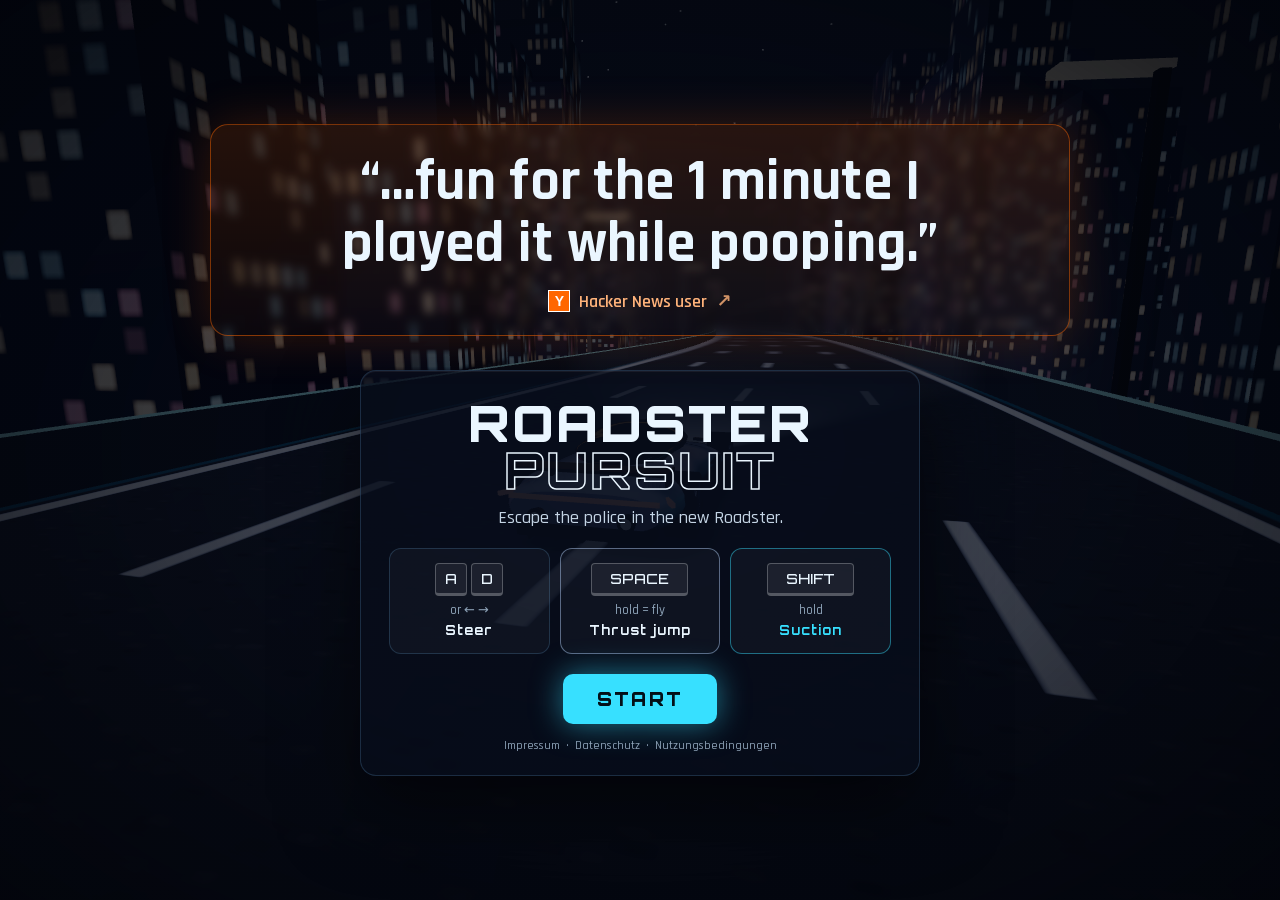
<file: index.html>
<!doctype html>
<html lang="en">
<head>
  <meta charset="utf-8">
  <meta name="viewport" content="width=device-width,initial-scale=1,maximum-scale=1,user-scalable=no,viewport-fit=cover">
  <meta name="mobile-web-app-capable" content="yes">
  <meta name="apple-mobile-web-app-capable" content="yes">
  <meta name="apple-mobile-web-app-status-bar-style" content="black-translucent">
  <meta name="theme-color" content="#05070d">
  <title>Roadster Pursuit</title>
  <meta name="description" content="Escape the police in the new Roadster. Jump with cold-gas thrusters, stick to walls with suction fans. A free browser game for desktop and mobile.">
  <link rel="canonical" href="https://game.konstantinrichter.de/">
  <meta property="og:type" content="website">
  <meta property="og:site_name" content="Roadster Pursuit">
  <meta property="og:url" content="https://game.konstantinrichter.de/">
  <meta property="og:title" content="Roadster Pursuit: escape the police">
  <meta property="og:description" content="Escape the police in the new Roadster. Jump with cold-gas thrusters, stick to walls with suction fans. A free browser game for desktop and mobile.">
  <meta property="og:image" content="https://game.konstantinrichter.de/og-image.jpg">
  <meta property="og:image:type" content="image/jpeg">
  <meta property="og:image:width" content="1200">
  <meta property="og:image:height" content="630">
  <meta property="og:image:alt" content="A white Roadster racing down a neon-lit night highway, with the title Roadster Pursuit">
  <meta name="twitter:card" content="summary_large_image">
  <meta name="twitter:title" content="Roadster Pursuit: escape the police">
  <meta name="twitter:description" content="Escape the police in the new Roadster. Jump with cold-gas thrusters, stick to walls with suction fans. A free browser game for desktop and mobile.">
  <meta name="twitter:image" content="https://game.konstantinrichter.de/og-image.jpg">
  <meta name="twitter:image:alt" content="A white Roadster racing down a neon-lit night highway, with the title Roadster Pursuit">
  <link rel="apple-touch-icon" href="apple-touch-icon.png">
  <!-- Fathom - beautiful, simple website analytics -->
  <script src="https://cdn.usefathom.com/script.js" data-site="VAHJNTSW" defer></script>
  <!-- / Fathom -->
  <link rel="icon" href="data:image/svg+xml,%3Csvg xmlns=%22http://www.w3.org/2000/svg%22 viewBox=%220 0 32 32%22%3E%3Cpath d=%22M2 22 L10 13 L22 12 L30 20 L30 24 L2 24Z%22 fill=%22%23e9edf0%22/%3E%3Crect x=%224%22 y=%2221%22 width=%2224%22 height=%221.5%22 fill=%22%23ff2d4a%22/%3E%3C/svg%3E">
  <link rel="stylesheet" href="fonts/fonts.css">
  <link rel="stylesheet" href="styles.css">
  <script type="importmap">
    { "imports": { "three": "./vendor/three.module.js" } }
  </script>
</head>
<body>
  <canvas id="game"></canvas>

  <div id="hud" class="hidden">
    <div class="hud-top-right panel">
      <div id="hull" class="hull" aria-label="Lives"><i></i><i></i><i></i></div>
    </div>

    <div id="top-stack">
      <div id="warning" class="hidden">
        <div class="warn-chev">&#9650;</div>
        <div id="warn-title"></div>
        <div id="warn-hint"></div>
      </div>
      <div id="popups"></div>
    </div>

    <div id="center-msg"></div>

    <div class="hud-bottom-left panel">
      <div class="meter">
        <div class="label">THRUST <span>PRESSURE</span></div>
        <div class="bar pressure"><i id="m-pressure"></i></div>
      </div>
      <div class="meter">
        <div class="label">SUCTION <span>FANS</span></div>
        <div class="bar fan"><i id="m-fan"></i></div>
      </div>
    </div>

    <div class="hud-bottom-center">
      <div id="speed">0</div>
      <div class="unit">MPH</div>
    </div>

  </div>

  <div id="touch" class="hidden">
    <div id="steer-zone">
      <div class="steer-hint">&#9664; drag to steer &#9654;</div>
      <div id="stick-base"><div id="stick-knob"></div></div>
    </div>
    <div class="touch-right">
      <button data-action="suction" class="t-suction">SUCTION<small>hold</small></button>
      <button data-action="hop" class="t-hop">JUMP<small>hold = fly</small></button>
    </div>
    <div class="touch-top">
      <button data-action="pause" aria-label="Pause">&#10074;&#10074;</button>
      <button data-action="mute" aria-label="Mute">&#9835;</button>
    </div>
  </div>

  <div id="screen-title" class="screen">
    <div class="intro-wrap">
    <a class="hn-quote" href="https://news.ycombinator.com/item?id=50122033" target="_blank" rel="noopener noreferrer"
       aria-label="Read the comment on Hacker News">
      <span class="hn-text">&ldquo;&hellip;fun for the 1&nbsp;minute I played it while pooping.&rdquo;</span>
      <span class="hn-by"><span class="hn-y" aria-hidden="true">Y</span>Hacker News user <span class="hn-arrow" aria-hidden="true">&#8599;</span></span>
    </a>
    <div class="card intro">
      <h1>ROADSTER<br><span>PURSUIT</span></h1>
      <p class="lead">Escape the police in the new Roadster.</p>
      <div class="howto">
        <div class="how"><div class="keys"><kbd>A</kbd><kbd>D</kbd></div><div class="or">or &larr; &rarr;</div><b>Steer</b></div>
        <div class="how jump"><div class="keys"><kbd class="wide">SPACE</kbd></div><div class="or">hold = fly</div><b>Thrust jump</b></div>
        <div class="how suck"><div class="keys"><kbd class="wide">SHIFT</kbd></div><div class="or">hold</div><b>Suction</b></div>
      </div>
      <button id="btn-start" class="cta">START</button>
      <nav class="legal-links" aria-label="Rechtliches">
        <a href="impressum.html">Impressum</a><span>·</span><a href="datenschutz.html">Datenschutz</a><span>·</span><a href="nutzungsbedingungen.html">Nutzungsbedingungen</a>
      </nav>
    </div>
    </div>
  </div>

  <div id="screen-pause" class="screen hidden">
    <div class="card small-card">
      <h2>PAUSED</h2>
      <button id="btn-resume" class="cta">RESUME</button>
      <div class="foot">P / Esc to resume</div>
    </div>
  </div>

  <div id="screen-over" class="screen hidden">
    <div class="layout">
      <div class="card">
        <div class="kicker">Run over</div>
        <h2 id="over-title">BUSTED</h2>
        <div class="final-score" id="over-score">0</div>
        <div id="over-best" class="best"></div>
        <div class="stats">
          <div><b id="st-dist">0</b><span>km</span></div>
          <div><b id="st-escapes">0</b><span>escapes</span></div>
          <div><b id="st-takedowns">0</b><span>takedowns</span></div>
          <div><b id="st-near">0</b><span>near misses</span></div>
        </div>
        <form id="submit-form" class="submit" autocomplete="off">
          <div class="submit-q">Put your nickname and score on the leaderboard?</div>
          <div class="submit-row">
            <input id="nick" maxlength="16" placeholder="Nickname" spellcheck="false" aria-label="Nickname">
            <button type="submit" class="cta small">YES, SUBMIT</button>
            <button type="button" id="btn-skip" class="ghost">No thanks</button>
          </div>
          <div id="submit-msg" class="submit-msg"></div>
        </form>
        <button id="btn-restart" class="cta">RUN AGAIN</button>
        <div class="foot">Enter to restart</div>
      </div>
      <div class="card board-card">
        <div class="kicker">Leaderboard</div>
        <ol id="board-over" class="board"><li class="muted">Loading…</li></ol>
      </div>
    </div>
  </div>

  <div id="rotate">
    <div class="rotate-phone"></div>
    <div class="rotate-text">Turn your phone upright</div>
    <div class="rotate-sub">Roadster Pursuit plays in portrait</div>
  </div>

  <div id="flash"></div>

  <script type="module" src="src/main.js"></script>
</body>
</html>
</file>
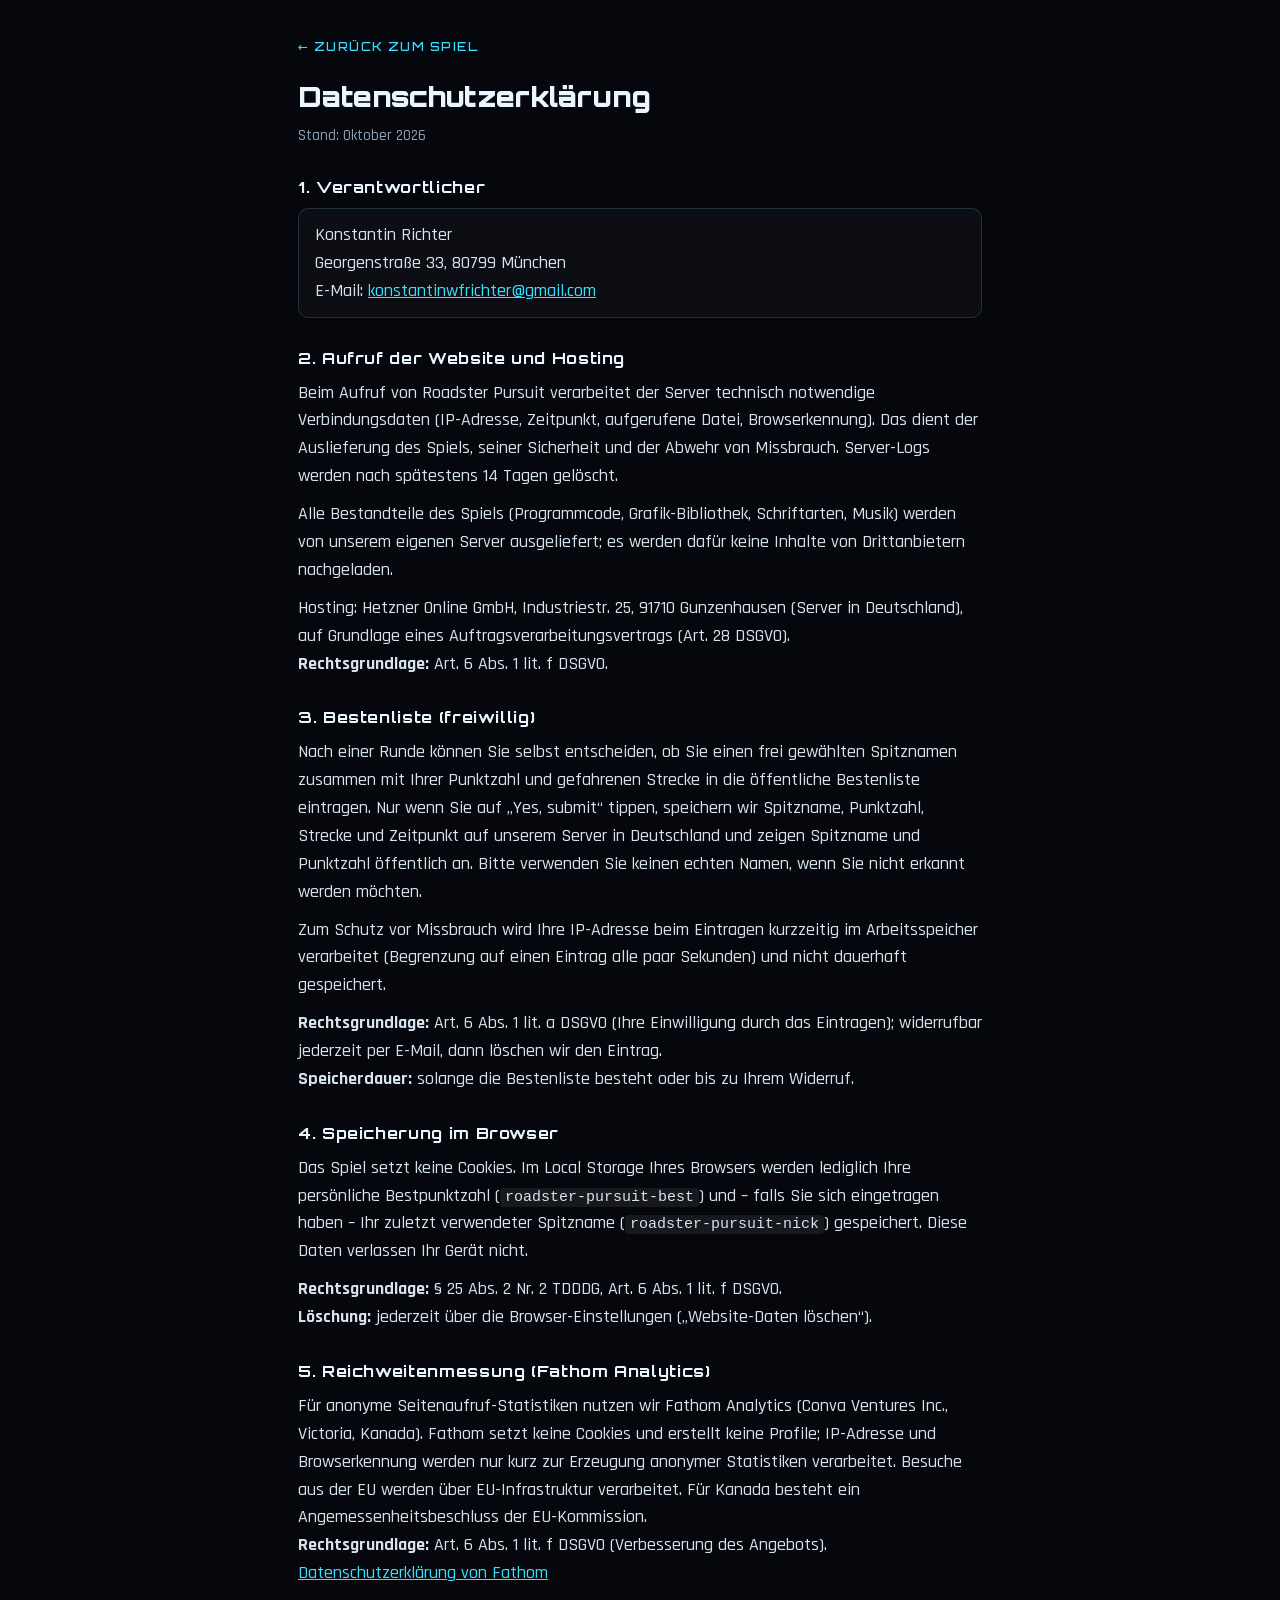
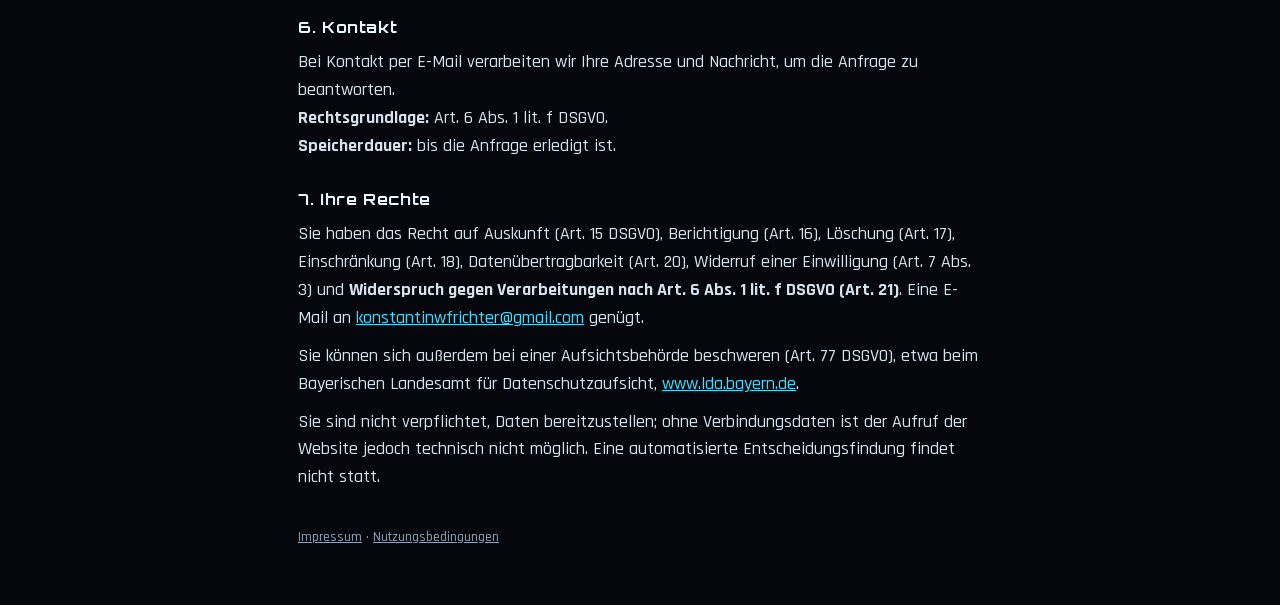
<file: datenschutz.html>
<!doctype html>
<html lang="de">
<head>
  <meta charset="utf-8">
  <meta name="viewport" content="width=device-width,initial-scale=1">
  <title>Datenschutzerklärung – Roadster Pursuit</title>
  <meta name="robots" content="noindex">
  <link rel="stylesheet" href="legal.css">
</head>
<body>
  <main>
    <a class="back" href="./">&larr; ZURÜCK ZUM SPIEL</a>
    <h1>Datenschutzerklärung</h1>
    <p class="stand">Stand: Oktober 2026</p>

    <h2>1. Verantwortlicher</h2>
    <div class="box">
      <p>Konstantin Richter</p>
      <p>Georgenstraße 33, 80799 München</p>
      <p>E-Mail: <a href="mailto:konstantinwfrichter@gmail.com">konstantinwfrichter@gmail.com</a></p>
    </div>

    <h2>2. Aufruf der Website und Hosting</h2>
    <p>Beim Aufruf von Roadster Pursuit verarbeitet der Server technisch notwendige Verbindungsdaten (IP-Adresse, Zeitpunkt, aufgerufene Datei, Browserkennung). Das dient der Auslieferung des Spiels, seiner Sicherheit und der Abwehr von Missbrauch. Server-Logs werden nach spätestens 14 Tagen gelöscht.</p>
    <p>Alle Bestandteile des Spiels (Programmcode, Grafik-Bibliothek, Schriftarten, Musik) werden von unserem eigenen Server ausgeliefert; es werden dafür keine Inhalte von Drittanbietern nachgeladen.</p>
    <p>Hosting: Hetzner Online GmbH, Industriestr. 25, 91710 Gunzenhausen (Server in Deutschland), auf Grundlage eines Auftragsverarbeitungsvertrags (Art. 28 DSGVO).<br>
    <strong>Rechtsgrundlage:</strong> Art. 6 Abs. 1 lit. f DSGVO.</p>

    <h2>3. Bestenliste (freiwillig)</h2>
    <p>Nach einer Runde können Sie selbst entscheiden, ob Sie einen frei gewählten Spitznamen zusammen mit Ihrer Punktzahl und gefahrenen Strecke in die öffentliche Bestenliste eintragen. Nur wenn Sie auf „Yes, submit“ tippen, speichern wir Spitzname, Punktzahl, Strecke und Zeitpunkt auf unserem Server in Deutschland und zeigen Spitzname und Punktzahl öffentlich an. Bitte verwenden Sie keinen echten Namen, wenn Sie nicht erkannt werden möchten.</p>
    <p>Zum Schutz vor Missbrauch wird Ihre IP-Adresse beim Eintragen kurzzeitig im Arbeitsspeicher verarbeitet (Begrenzung auf einen Eintrag alle paar Sekunden) und nicht dauerhaft gespeichert.</p>
    <p><strong>Rechtsgrundlage:</strong> Art. 6 Abs. 1 lit. a DSGVO (Ihre Einwilligung durch das Eintragen); widerrufbar jederzeit per E-Mail, dann löschen wir den Eintrag.<br>
    <strong>Speicherdauer:</strong> solange die Bestenliste besteht oder bis zu Ihrem Widerruf.</p>

    <h2>4. Speicherung im Browser</h2>
    <p>Das Spiel setzt keine Cookies. Im Local Storage Ihres Browsers werden lediglich Ihre persönliche Bestpunktzahl (<code>roadster-pursuit-best</code>) und – falls Sie sich eingetragen haben – Ihr zuletzt verwendeter Spitzname (<code>roadster-pursuit-nick</code>) gespeichert. Diese Daten verlassen Ihr Gerät nicht.</p>
    <p><strong>Rechtsgrundlage:</strong> § 25 Abs. 2 Nr. 2 TDDDG, Art. 6 Abs. 1 lit. f DSGVO.<br>
    <strong>Löschung:</strong> jederzeit über die Browser-Einstellungen („Website-Daten löschen“).</p>

    <h2>5. Reichweitenmessung (Fathom Analytics)</h2>
    <p>Für anonyme Seitenaufruf-Statistiken nutzen wir Fathom Analytics (Conva Ventures Inc., Victoria, Kanada). Fathom setzt keine Cookies und erstellt keine Profile; IP-Adresse und Browserkennung werden nur kurz zur Erzeugung anonymer Statistiken verarbeitet. Besuche aus der EU werden über EU-Infrastruktur verarbeitet. Für Kanada besteht ein Angemessenheitsbeschluss der EU-Kommission.<br>
    <strong>Rechtsgrundlage:</strong> Art. 6 Abs. 1 lit. f DSGVO (Verbesserung des Angebots).<br>
    <a href="https://usefathom.com/privacy" rel="noopener noreferrer" target="_blank">Datenschutzerklärung von Fathom</a></p>

    <h2>6. Kontakt</h2>
    <p>Bei Kontakt per E-Mail verarbeiten wir Ihre Adresse und Nachricht, um die Anfrage zu beantworten.<br>
    <strong>Rechtsgrundlage:</strong> Art. 6 Abs. 1 lit. f DSGVO.<br>
    <strong>Speicherdauer:</strong> bis die Anfrage erledigt ist.</p>

    <h2>7. Ihre Rechte</h2>
    <p>Sie haben das Recht auf Auskunft (Art. 15 DSGVO), Berichtigung (Art. 16), Löschung (Art. 17), Einschränkung (Art. 18), Datenübertragbarkeit (Art. 20), Widerruf einer Einwilligung (Art. 7 Abs. 3) und <strong>Widerspruch gegen Verarbeitungen nach Art. 6 Abs. 1 lit. f DSGVO (Art. 21)</strong>. Eine E-Mail an <a href="mailto:konstantinwfrichter@gmail.com">konstantinwfrichter@gmail.com</a> genügt.</p>
    <p>Sie können sich außerdem bei einer Aufsichtsbehörde beschweren (Art. 77 DSGVO), etwa beim Bayerischen Landesamt für Datenschutzaufsicht, <a href="https://www.lda.bayern.de" rel="noopener noreferrer" target="_blank">www.lda.bayern.de</a>.</p>
    <p>Sie sind nicht verpflichtet, Daten bereitzustellen; ohne Verbindungsdaten ist der Aufruf der Website jedoch technisch nicht möglich. Eine automatisierte Entscheidungsfindung findet nicht statt.</p>

    <footer><a href="impressum.html">Impressum</a> · <a href="nutzungsbedingungen.html">Nutzungsbedingungen</a></footer>
  </main>
</body>
</html>
</file>
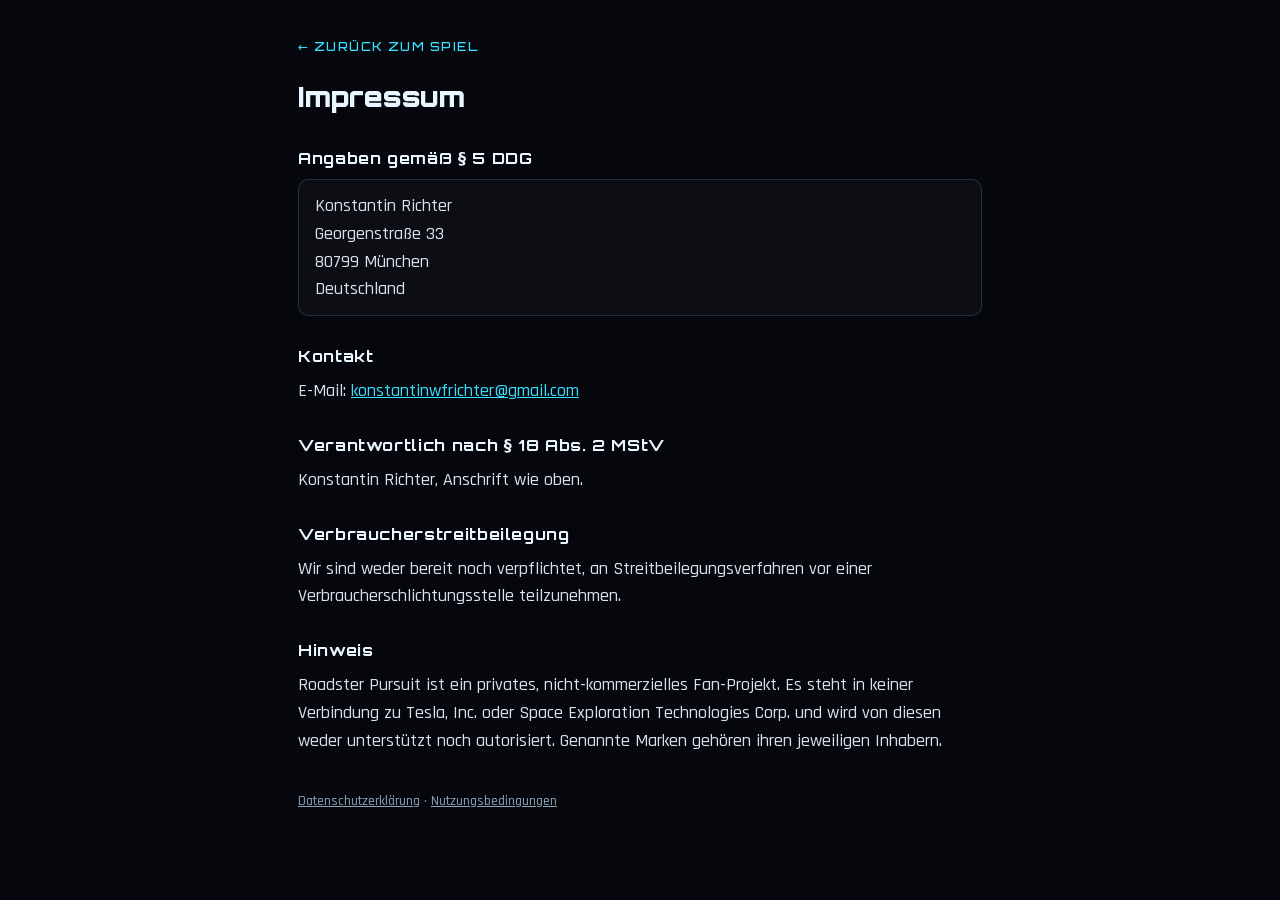
<file: impressum.html>
<!doctype html>
<html lang="de">
<head>
  <meta charset="utf-8">
  <meta name="viewport" content="width=device-width,initial-scale=1">
  <title>Impressum – Roadster Pursuit</title>
  <meta name="robots" content="noindex">
  <link rel="stylesheet" href="legal.css">
</head>
<body>
  <main>
    <a class="back" href="./">&larr; ZURÜCK ZUM SPIEL</a>
    <h1>Impressum</h1>

    <h2>Angaben gemäß § 5 DDG</h2>
    <div class="box">
      <p>Konstantin Richter</p>
      <p>Georgenstraße 33</p>
      <p>80799 München</p>
      <p>Deutschland</p>
    </div>

    <h2>Kontakt</h2>
    <p>E-Mail: <a href="mailto:konstantinwfrichter@gmail.com">konstantinwfrichter@gmail.com</a></p>

    <h2>Verantwortlich nach § 18 Abs. 2 MStV</h2>
    <p>Konstantin Richter, Anschrift wie oben.</p>

    <h2>Verbraucherstreitbeilegung</h2>
    <p>Wir sind weder bereit noch verpflichtet, an Streitbeilegungsverfahren vor einer Verbraucherschlichtungsstelle teilzunehmen.</p>

    <h2>Hinweis</h2>
    <p>Roadster Pursuit ist ein privates, nicht-kommerzielles Fan-Projekt. Es steht in keiner Verbindung zu Tesla, Inc. oder Space Exploration Technologies Corp. und wird von diesen weder unterstützt noch autorisiert. Genannte Marken gehören ihren jeweiligen Inhabern.</p>

    <footer><a href="datenschutz.html">Datenschutzerklärung</a> · <a href="nutzungsbedingungen.html">Nutzungsbedingungen</a></footer>
  </main>
</body>
</html>
</file>
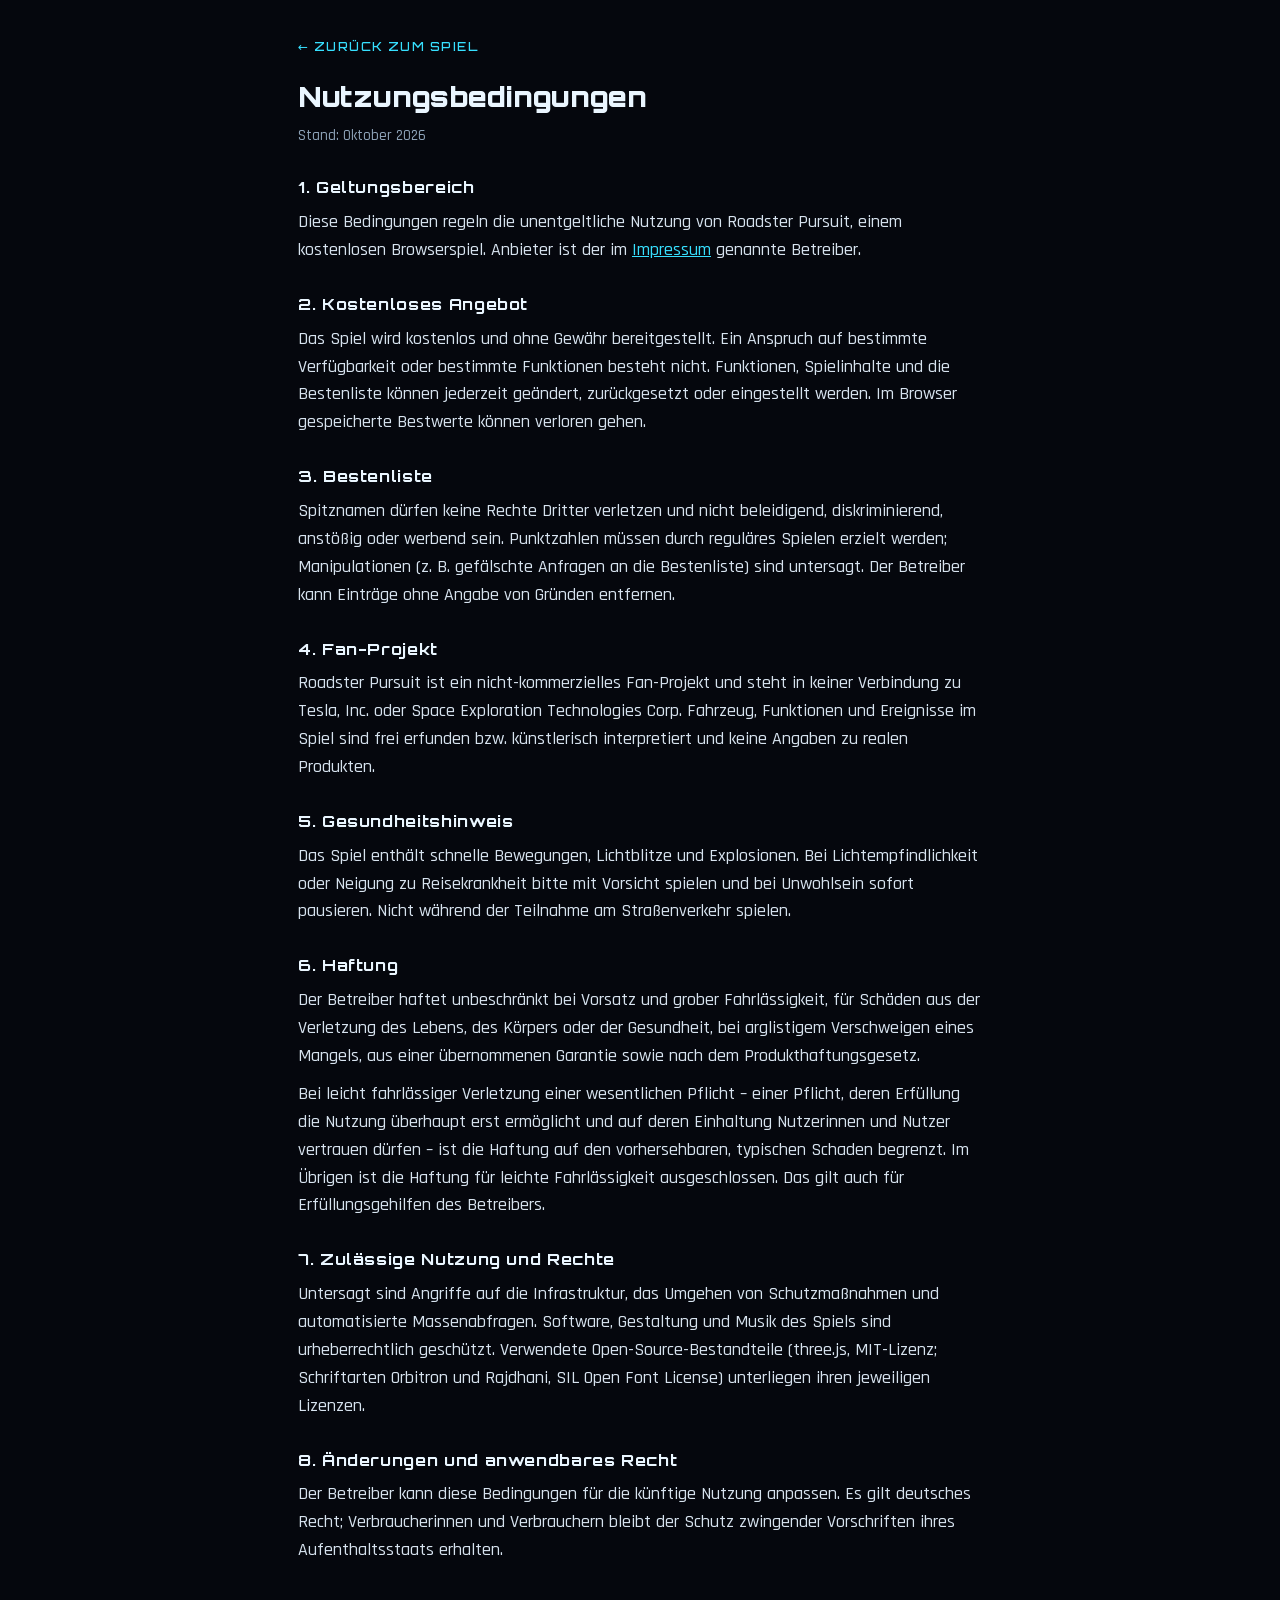
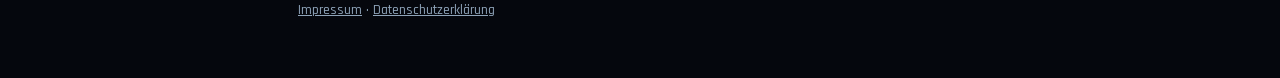
<file: nutzungsbedingungen.html>
<!doctype html>
<html lang="de">
<head>
  <meta charset="utf-8">
  <meta name="viewport" content="width=device-width,initial-scale=1">
  <title>Nutzungsbedingungen – Roadster Pursuit</title>
  <meta name="robots" content="noindex">
  <link rel="stylesheet" href="legal.css">
</head>
<body>
  <main>
    <a class="back" href="./">&larr; ZURÜCK ZUM SPIEL</a>
    <h1>Nutzungsbedingungen</h1>
    <p class="stand">Stand: Oktober 2026</p>

    <h2>1. Geltungsbereich</h2>
    <p>Diese Bedingungen regeln die unentgeltliche Nutzung von Roadster Pursuit, einem kostenlosen Browserspiel. Anbieter ist der im <a href="impressum.html">Impressum</a> genannte Betreiber.</p>

    <h2>2. Kostenloses Angebot</h2>
    <p>Das Spiel wird kostenlos und ohne Gewähr bereitgestellt. Ein Anspruch auf bestimmte Verfügbarkeit oder bestimmte Funktionen besteht nicht. Funktionen, Spielinhalte und die Bestenliste können jederzeit geändert, zurückgesetzt oder eingestellt werden. Im Browser gespeicherte Bestwerte können verloren gehen.</p>

    <h2>3. Bestenliste</h2>
    <p>Spitznamen dürfen keine Rechte Dritter verletzen und nicht beleidigend, diskriminierend, anstößig oder werbend sein. Punktzahlen müssen durch reguläres Spielen erzielt werden; Manipulationen (z.&nbsp;B. gefälschte Anfragen an die Bestenliste) sind untersagt. Der Betreiber kann Einträge ohne Angabe von Gründen entfernen.</p>

    <h2>4. Fan-Projekt</h2>
    <p>Roadster Pursuit ist ein nicht-kommerzielles Fan-Projekt und steht in keiner Verbindung zu Tesla, Inc. oder Space Exploration Technologies Corp. Fahrzeug, Funktionen und Ereignisse im Spiel sind frei erfunden bzw. künstlerisch interpretiert und keine Angaben zu realen Produkten.</p>

    <h2>5. Gesundheitshinweis</h2>
    <p>Das Spiel enthält schnelle Bewegungen, Lichtblitze und Explosionen. Bei Lichtempfindlichkeit oder Neigung zu Reisekrankheit bitte mit Vorsicht spielen und bei Unwohlsein sofort pausieren. Nicht während der Teilnahme am Straßenverkehr spielen.</p>

    <h2>6. Haftung</h2>
    <p>Der Betreiber haftet unbeschränkt bei Vorsatz und grober Fahrlässigkeit, für Schäden aus der Verletzung des Lebens, des Körpers oder der Gesundheit, bei arglistigem Verschweigen eines Mangels, aus einer übernommenen Garantie sowie nach dem Produkthaftungsgesetz.</p>
    <p>Bei leicht fahrlässiger Verletzung einer wesentlichen Pflicht – einer Pflicht, deren Erfüllung die Nutzung überhaupt erst ermöglicht und auf deren Einhaltung Nutzerinnen und Nutzer vertrauen dürfen – ist die Haftung auf den vorhersehbaren, typischen Schaden begrenzt. Im Übrigen ist die Haftung für leichte Fahrlässigkeit ausgeschlossen. Das gilt auch für Erfüllungsgehilfen des Betreibers.</p>

    <h2>7. Zulässige Nutzung und Rechte</h2>
    <p>Untersagt sind Angriffe auf die Infrastruktur, das Umgehen von Schutzmaßnahmen und automatisierte Massenabfragen. Software, Gestaltung und Musik des Spiels sind urheberrechtlich geschützt. Verwendete Open-Source-Bestandteile (three.js, MIT-Lizenz; Schriftarten Orbitron und Rajdhani, SIL Open Font License) unterliegen ihren jeweiligen Lizenzen.</p>

    <h2>8. Änderungen und anwendbares Recht</h2>
    <p>Der Betreiber kann diese Bedingungen für die künftige Nutzung anpassen. Es gilt deutsches Recht; Verbraucherinnen und Verbrauchern bleibt der Schutz zwingender Vorschriften ihres Aufenthaltsstaats erhalten.</p>

    <footer><a href="impressum.html">Impressum</a> · <a href="datenschutz.html">Datenschutzerklärung</a></footer>
  </main>
</body>
</html>
</file>
<file: fonts/fonts.css>
/* Orbitron & Rajdhani (SIL Open Font License), self-hosted: latin + latin-ext subsets */
@font-face {
  font-family: 'Orbitron';
  font-style: normal;
  font-weight: 500;
  font-display: swap;
  src: url(orbitron-500-latin.woff2) format('woff2');
  unicode-range: U+0000-00FF, U+0131, U+0152-0153, U+02BB-02BC, U+02C6, U+02DA, U+02DC, U+0304, U+0308, U+0329, U+2000-206F, U+20AC, U+2122, U+2191, U+2193, U+2212, U+2215, U+FEFF, U+FFFD;
}
@font-face {
  font-family: 'Orbitron';
  font-style: normal;
  font-weight: 700;
  font-display: swap;
  src: url(orbitron-700-latin.woff2) format('woff2');
  unicode-range: U+0000-00FF, U+0131, U+0152-0153, U+02BB-02BC, U+02C6, U+02DA, U+02DC, U+0304, U+0308, U+0329, U+2000-206F, U+20AC, U+2122, U+2191, U+2193, U+2212, U+2215, U+FEFF, U+FFFD;
}
@font-face {
  font-family: 'Orbitron';
  font-style: normal;
  font-weight: 900;
  font-display: swap;
  src: url(orbitron-900-latin.woff2) format('woff2');
  unicode-range: U+0000-00FF, U+0131, U+0152-0153, U+02BB-02BC, U+02C6, U+02DA, U+02DC, U+0304, U+0308, U+0329, U+2000-206F, U+20AC, U+2122, U+2191, U+2193, U+2212, U+2215, U+FEFF, U+FFFD;
}
@font-face {
  font-family: 'Rajdhani';
  font-style: normal;
  font-weight: 500;
  font-display: swap;
  src: url(rajdhani-500-latin-ext.woff2) format('woff2');
  unicode-range: U+0100-02BA, U+02BD-02C5, U+02C7-02CC, U+02CE-02D7, U+02DD-02FF, U+0304, U+0308, U+0329, U+1D00-1DBF, U+1E00-1E9F, U+1EF2-1EFF, U+2020, U+20A0-20AB, U+20AD-20C4, U+2113, U+2C60-2C7F, U+A720-A7FF;
}
@font-face {
  font-family: 'Rajdhani';
  font-style: normal;
  font-weight: 500;
  font-display: swap;
  src: url(rajdhani-500-latin.woff2) format('woff2');
  unicode-range: U+0000-00FF, U+0131, U+0152-0153, U+02BB-02BC, U+02C6, U+02DA, U+02DC, U+0304, U+0308, U+0329, U+2000-206F, U+20AC, U+2122, U+2191, U+2193, U+2212, U+2215, U+FEFF, U+FFFD;
}
@font-face {
  font-family: 'Rajdhani';
  font-style: normal;
  font-weight: 600;
  font-display: swap;
  src: url(rajdhani-600-latin-ext.woff2) format('woff2');
  unicode-range: U+0100-02BA, U+02BD-02C5, U+02C7-02CC, U+02CE-02D7, U+02DD-02FF, U+0304, U+0308, U+0329, U+1D00-1DBF, U+1E00-1E9F, U+1EF2-1EFF, U+2020, U+20A0-20AB, U+20AD-20C4, U+2113, U+2C60-2C7F, U+A720-A7FF;
}
@font-face {
  font-family: 'Rajdhani';
  font-style: normal;
  font-weight: 600;
  font-display: swap;
  src: url(rajdhani-600-latin.woff2) format('woff2');
  unicode-range: U+0000-00FF, U+0131, U+0152-0153, U+02BB-02BC, U+02C6, U+02DA, U+02DC, U+0304, U+0308, U+0329, U+2000-206F, U+20AC, U+2122, U+2191, U+2193, U+2212, U+2215, U+FEFF, U+FFFD;
}
@font-face {
  font-family: 'Rajdhani';
  font-style: normal;
  font-weight: 700;
  font-display: swap;
  src: url(rajdhani-700-latin-ext.woff2) format('woff2');
  unicode-range: U+0100-02BA, U+02BD-02C5, U+02C7-02CC, U+02CE-02D7, U+02DD-02FF, U+0304, U+0308, U+0329, U+1D00-1DBF, U+1E00-1E9F, U+1EF2-1EFF, U+2020, U+20A0-20AB, U+20AD-20C4, U+2113, U+2C60-2C7F, U+A720-A7FF;
}
@font-face {
  font-family: 'Rajdhani';
  font-style: normal;
  font-weight: 700;
  font-display: swap;
  src: url(rajdhani-700-latin.woff2) format('woff2');
  unicode-range: U+0000-00FF, U+0131, U+0152-0153, U+02BB-02BC, U+02C6, U+02DA, U+02DC, U+0304, U+0308, U+0329, U+2000-206F, U+20AC, U+2122, U+2191, U+2193, U+2212, U+2215, U+FEFF, U+FFFD;
}
</file>
<file: styles.css>
:root {
  --ink: #eaf6ff;
  --dim: #8ea3b8;
  --cyan: #37e0ff;
  --red: #ff2d4a;
  --amber: #ffb02e;
  --glass: rgba(8, 14, 26, 0.55);
  --line: rgba(120, 200, 255, 0.18);
  --display: 'Orbitron', system-ui, sans-serif;
  --text: 'Rajdhani', system-ui, sans-serif;
}

* { box-sizing: border-box; margin: 0; padding: 0; }

html, body {
  width: 100%;
  height: 100%;
  overflow: hidden;
  background: #05070d;
  color: var(--ink);
  font-family: var(--text);
  user-select: none;
  -webkit-user-select: none;
  touch-action: none;
}

#game { position: fixed; inset: 0; width: 100%; height: 100%; display: block; }

.hidden { display: none !important; }

/* ---------- HUD ---------- */
#hud { position: fixed; inset: 0; pointer-events: none; }

.panel {
  position: absolute;
  background: var(--glass);
  border: 1px solid var(--line);
  border-radius: 10px;
  padding: 10px 14px;
  backdrop-filter: blur(6px);
  -webkit-backdrop-filter: blur(6px);
}

.label {
  font-family: var(--display);
  font-size: 10px;
  letter-spacing: 0.18em;
  color: var(--dim);
}
.label span { color: var(--ink); opacity: 0.6; }
.label .key {
  display: inline-block;
  border: 1px solid var(--dim);
  border-radius: 3px;
  padding: 0 4px;
  margin-left: 4px;
}

.big { font-family: var(--display); font-size: 28px; font-weight: 700; line-height: 1.1; font-variant-numeric: tabular-nums; }
.small { font-size: 15px; color: var(--dim); font-weight: 600; }

.hud-top-left { top: 16px; left: 16px; min-width: 150px; }
.hud-top-right { top: 18px; right: 18px; padding: 12px 18px; }

.hull { display: flex; gap: 8px; justify-content: flex-end; }
.hull i {
  display: block; width: 32px; height: 29px;
  background: #ff2d55;
  -webkit-mask: url("data:image/svg+xml,%3Csvg xmlns='http://www.w3.org/2000/svg' viewBox='0 0 24 22'%3E%3Cpath d='M12 21.6 10.3 20C4.2 14.5 0 10.7 0 6.1 0 2.6 2.7 0 6.2 0c2 0 3.9.9 5.8 2.6C13.9.9 15.8 0 17.8 0 21.3 0 24 2.6 24 6.1c0 4.6-4.2 8.4-10.3 13.9L12 21.6z'/%3E%3C/svg%3E") center / contain no-repeat;
  mask: url("data:image/svg+xml,%3Csvg xmlns='http://www.w3.org/2000/svg' viewBox='0 0 24 22'%3E%3Cpath d='M12 21.6 10.3 20C4.2 14.5 0 10.7 0 6.1 0 2.6 2.7 0 6.2 0c2 0 3.9.9 5.8 2.6C13.9.9 15.8 0 17.8 0 21.3 0 24 2.6 24 6.1c0 4.6-4.2 8.4-10.3 13.9L12 21.6z'/%3E%3C/svg%3E") center / contain no-repeat;
  filter: drop-shadow(0 0 6px rgba(255, 45, 85, 0.85));
  transition: background 0.2s, transform 0.2s, opacity 0.2s;
}
.hull i.off { background: rgba(255, 255, 255, 0.85); opacity: 0.18; filter: none; transform: scale(0.8); }
.heat { margin-bottom: 0; }
.heat i {
  width: 12px; height: 12px;
  clip-path: polygon(50% 0, 100% 100%, 0 100%);
  background: rgba(255, 255, 255, 0.12);
}
.heat i.on { background: var(--red); filter: drop-shadow(0 0 4px var(--red)); }

.hud-bottom-left { left: 18px; bottom: 18px; width: 320px; padding: 14px 18px; }
.meter + .meter { margin-top: 12px; }
.meter .label { font-size: 13px; }
.bar {
  height: 14px; margin-top: 6px; border-radius: 7px; overflow: hidden;
  background: rgba(255, 255, 255, 0.08);
}
.bar i {
  display: block; height: 100%; width: 100%;
  transform-origin: left center;
  border-radius: 5px;
}
.bar.pressure i { background: linear-gradient(90deg, #8fb8ff, #ffffff); box-shadow: 0 0 10px #b8d4ff; }
.bar.fan i { background: linear-gradient(90deg, #0fb5d8, var(--cyan)); box-shadow: 0 0 10px var(--cyan); }
.bar.low i { background: var(--red); box-shadow: 0 0 10px var(--red); }

.hud-bottom-center {
  position: absolute; left: 50%; bottom: 14px; transform: translateX(-50%);
  text-align: center;
  text-shadow: 0 0 18px rgba(55, 224, 255, 0.5);
}
#speed { font-family: var(--display); font-size: 54px; font-weight: 900; line-height: 1; font-variant-numeric: tabular-nums; }
.unit { font-family: var(--display); font-size: 11px; letter-spacing: 0.3em; color: var(--dim); }


#warning {
  text-align: center; padding: 10px 26px 12px;
  border: 2px solid var(--red); border-radius: 10px;
  background: rgba(40, 0, 8, 0.6);
  box-shadow: 0 0 30px rgba(255, 45, 74, 0.45);
  animation: warnIn 0.25s ease-out, warnPulse 0.5s ease-in-out infinite alternate;
  max-width: calc(100vw - 32px);
}
.warn-chev { color: var(--red); font-size: 22px; line-height: 1; }
#warn-title { font-family: var(--display); font-weight: 900; font-size: 26px; letter-spacing: 0.08em; color: #fff; }
#warn-hint { font-size: 19px; font-weight: 700; color: var(--amber); margin-top: 2px; }

#center-msg {
  position: absolute; top: 38%; left: 0; right: 0; text-align: center;
  font-family: var(--display); font-weight: 900; font-size: 84px;
  text-shadow: 0 0 30px rgba(55, 224, 255, 0.8);
  opacity: 0; transition: opacity 0.2s;
}
#center-msg.show { opacity: 1; animation: pop 0.35s ease-out; }
#center-msg.sub { font-size: 24px; top: 12%; }

#popups {
  display: flex; flex-direction: column; align-items: center; gap: 2px; pointer-events: none;
}
.popup {
  font-family: var(--display); font-weight: 700; font-size: 15px; white-space: nowrap;
  color: var(--cyan); text-shadow: 0 0 12px rgba(55, 224, 255, 0.8);
  animation: floatUp 1.4s ease-out forwards;
}
.popup.good { color: #7dff9a; text-shadow: 0 0 12px rgba(80, 255, 140, 0.7); }
.popup.bad { color: var(--red); text-shadow: 0 0 10px rgba(255, 45, 74, 0.8); }
.popup.gold { color: var(--amber); text-shadow: 0 0 10px rgba(255, 176, 46, 0.8); }

#top-stack {
  position: absolute; top: 14px; left: 50%; transform: translateX(-50%);
  display: flex; flex-direction: column; align-items: center; gap: 6px;
  width: max-content; max-width: calc(100vw - 300px); pointer-events: none;
}
#flash { position: fixed; inset: 0; pointer-events: none; background: #fff; opacity: 0; }

/* ---------- Screens ---------- */
.screen {
  position: fixed; inset: 0; display: flex; align-items: center; justify-content: center;
  padding: 16px;
  background: radial-gradient(ellipse at center, rgba(5, 10, 22, 0.55), rgba(2, 4, 10, 0.92));
  overflow-y: auto;
  z-index: 5;
}
.card {
  width: min(640px, 100%);
  text-align: center;
  padding: 28px 28px 22px;
  border: 1px solid var(--line);
  border-radius: 16px;
  background: rgba(8, 14, 28, 0.78);
  box-shadow: 0 30px 80px rgba(0, 0, 0, 0.6), inset 0 1px 0 rgba(255, 255, 255, 0.06);
}
.small-card { width: min(360px, 100%); }
.kicker { font-family: var(--display); font-size: 11px; letter-spacing: 0.3em; color: var(--cyan); text-transform: uppercase; }
h1 { font-family: var(--display); font-weight: 900; font-size: clamp(38px, 9vw, 64px); line-height: 0.95; margin: 10px 0 12px; letter-spacing: 0.04em; }
h1 span { color: transparent; -webkit-text-stroke: 1.5px var(--ink); }
h2 { font-family: var(--display); font-weight: 900; font-size: 44px; margin: 6px 0 4px; letter-spacing: 0.06em; }
.lead { font-size: 18px; color: #c4d4e4; line-height: 1.35; max-width: 520px; margin: 0 auto; }
.chips { display: flex; flex-wrap: wrap; gap: 6px; justify-content: center; margin: 14px 0 16px; }
.chips span {
  font-size: 14px; font-weight: 700; padding: 3px 10px; border-radius: 99px;
  border: 1px solid rgba(55, 224, 255, 0.35); color: var(--cyan);
}
.controls {
  display: grid; grid-template-columns: 1fr 1fr; gap: 6px 18px;
  text-align: left; margin: 0 auto 18px; max-width: 540px; font-size: 16px;
}
.controls div { display: flex; align-items: center; gap: 4px; }
.controls span { color: #c4d4e4; margin-left: 6px; }
kbd {
  font-family: var(--display); font-size: 11px; min-width: 22px; text-align: center;
  padding: 3px 6px; border-radius: 4px;
  border: 1px solid rgba(255, 255, 255, 0.25); border-bottom-width: 3px;
  background: rgba(255, 255, 255, 0.06);
}
.cta {
  font-family: var(--display); font-weight: 900; font-size: 18px; letter-spacing: 0.12em;
  color: #031018; background: var(--cyan);
  border: none; border-radius: 10px; padding: 14px 34px; cursor: pointer;
  box-shadow: 0 0 30px rgba(55, 224, 255, 0.5);
  transition: transform 0.1s, box-shadow 0.2s;
}
.cta:hover { transform: translateY(-1px); box-shadow: 0 0 44px rgba(55, 224, 255, 0.8); }
.cta:active { transform: translateY(1px); }
.foot { margin-top: 12px; color: var(--dim); font-size: 14px; }
.final-score { font-family: var(--display); font-size: 52px; font-weight: 900; color: var(--cyan); text-shadow: 0 0 24px rgba(55, 224, 255, 0.6); }
.best { color: var(--amber); font-weight: 700; font-size: 18px; min-height: 22px; }
.stats { display: flex; flex-wrap: wrap; justify-content: center; gap: 10px; margin: 16px 0 20px; }
.stats div {
  min-width: 92px; padding: 8px 10px; border-radius: 8px;
  border: 1px solid var(--line); background: rgba(255, 255, 255, 0.03);
}
.stats b { display: block; font-family: var(--display); font-size: 22px; }
.stats span { font-size: 13px; color: var(--dim); text-transform: uppercase; letter-spacing: 0.08em; }

/* ---------- Title / leaderboard ---------- */
.layout { display: flex; gap: 16px; align-items: stretch; justify-content: center; width: min(1000px, 100%); margin: auto; }
.layout > .card:first-child { flex: 1 1 600px; }
.intro { width: min(560px, 100%); }
.intro h1 { margin-top: 0; }
.board-card { flex: 0 1 320px; text-align: left; display: flex; flex-direction: column; }
.board { list-style: none; margin-top: 10px; counter-reset: none; font-size: 17px; }
.board li { display: grid; grid-template-columns: 30px 1fr auto; gap: 8px; align-items: baseline; padding: 6px 4px; border-bottom: 1px solid rgba(255,255,255,0.06); }
.board li .r { font-family: var(--display); font-size: 12px; color: var(--dim); }
.board li:nth-child(1) .r { color: var(--amber); }
.board li .n { font-weight: 700; overflow: hidden; text-overflow: ellipsis; white-space: nowrap; }
.board li .s { font-family: var(--display); font-size: 14px; font-variant-numeric: tabular-nums; }
.board li.me { background: rgba(55, 224, 255, 0.14); border-radius: 6px; }
.board li.muted { display: block; color: var(--dim); border: none; }
.howto { display: grid; grid-template-columns: repeat(3, 1fr); gap: 10px; margin: 18px 0 20px; }
.how { padding: 14px 8px 12px; border: 1px solid var(--line); border-radius: 12px; background: rgba(255,255,255,0.03); }
.how .keys { display: flex; gap: 4px; justify-content: center; }
.how kbd { font-size: 14px; padding: 6px 9px; }
.how kbd.wide { padding: 6px 18px; }
.how .or { font-size: 13px; color: var(--dim); margin: 6px 0 2px; }
.how b { font-family: var(--display); font-size: 13px; letter-spacing: 0.08em; }
.how.jump { border-color: rgba(184, 212, 255, 0.45); }
.how.suck { border-color: rgba(55, 224, 255, 0.45); }
.how.suck b { color: var(--cyan); }
.submit { margin: 0 0 18px; }
.submit-q { font-weight: 700; font-size: 17px; margin-bottom: 8px; }
.submit-row { display: flex; gap: 8px; justify-content: center; flex-wrap: wrap; }
.submit input {
  font-family: var(--text); font-size: 18px; font-weight: 700; color: var(--ink);
  background: rgba(255,255,255,0.06); border: 1px solid var(--line); border-radius: 10px;
  padding: 8px 12px; width: 190px; outline: none;
}
.submit input:focus { border-color: var(--cyan); }
.cta.small { font-size: 13px; padding: 10px 16px; }
.ghost { font-family: var(--text); font-weight: 700; font-size: 16px; color: var(--dim); background: none; border: 1px solid var(--line); border-radius: 10px; padding: 8px 14px; cursor: pointer; }
.submit-msg { min-height: 20px; margin-top: 6px; color: var(--dim); font-size: 15px; }
.submit-msg.ok { color: #7dff9a; }
.submit-msg.err { color: var(--red); }

/* Hacker News quote: the hero of the intro screen, wider than the card */
.intro-wrap { display: flex; flex-direction: column; align-items: center; width: min(860px, 100%); margin: auto; }
.hn-quote {
  display: block; width: 100%; text-align: center; text-decoration: none; color: var(--ink);
  margin: 0 0 34px; padding: 26px 34px 22px;
  border-radius: 18px; border: 1px solid rgba(255, 102, 0, 0.45);
  background: linear-gradient(180deg, rgba(255, 102, 0, 0.14), rgba(255, 102, 0, 0.04));
  box-shadow: 0 0 50px rgba(255, 102, 0, 0.2);
  backdrop-filter: blur(4px); -webkit-backdrop-filter: blur(4px);
  transition: transform 0.15s, box-shadow 0.2s, border-color 0.2s;
}
.hn-quote:hover, .hn-quote:focus-visible { transform: translateY(-2px); border-color: #ff6600; box-shadow: 0 0 64px rgba(255, 102, 0, 0.38); outline: none; }
.hn-text {
  display: block; font-family: var(--text); font-weight: 700;
  font-size: clamp(30px, 5vw, 58px); line-height: 1.08; letter-spacing: 0.005em;
  text-wrap: balance;
}
.hn-by {
  display: inline-flex; align-items: center; gap: 9px; margin-top: 14px;
  font-family: var(--text); font-weight: 600; font-size: 18px; color: #ffb37a;
}
.hn-y {
  display: inline-flex; align-items: center; justify-content: center;
  width: 22px; height: 22px; background: #ff6600; color: #fff;
  font-family: Verdana, Geneva, sans-serif; font-weight: 700; font-size: 14px; border: 1px solid #fff;
}
.hn-arrow { opacity: 0.8; }
.intro h1 { font-size: clamp(30px, 6vw, 50px); }
html.touch .hn-quote { margin-bottom: 22px; padding: 20px 18px 16px; }
html.touch .intro-wrap { margin: auto 0; }
#screen-title .intro { width: min(560px, 100%); }

.legal-links { margin-top: 14px; font-size: 12px; color: var(--dim); display: flex; gap: 6px; justify-content: center; flex-wrap: wrap; }
.legal-links a { color: var(--dim); text-decoration: none; }
.legal-links a:hover { color: var(--ink); text-decoration: underline; }

/* ---------- Touch ---------- */
html, body { overscroll-behavior: none; -webkit-touch-callout: none; -webkit-tap-highlight-color: transparent; }
#touch { position: fixed; inset: 0; pointer-events: none; z-index: 2; }
#touch button {
  pointer-events: auto; touch-action: none; user-select: none; -webkit-user-select: none;
  font-family: var(--display); font-weight: 900; color: var(--ink);
  border-radius: 50%; border: 2px solid rgba(255, 255, 255, 0.28);
  background: rgba(10, 20, 36, 0.5);
  display: flex; flex-direction: column; align-items: center; justify-content: center; gap: 2px;
}
#touch button small { font-family: var(--text); font-weight: 600; font-size: 11px; color: var(--dim); }
#touch button.active { background: rgba(55, 224, 255, 0.38); transform: scale(0.95); }
#steer-zone {
  position: absolute; left: 0; bottom: 0; width: calc(100% - 132px); height: 58%;
  pointer-events: auto; touch-action: none;
}
.steer-hint {
  position: absolute; left: max(24px, env(safe-area-inset-left)); bottom: max(26px, env(safe-area-inset-bottom));
  font-family: var(--display); font-size: 13px; letter-spacing: 0.12em; color: rgba(234, 246, 255, 0.55);
  padding: 12px 18px; border: 1px dashed rgba(234, 246, 255, 0.3); border-radius: 30px;
  transition: opacity 0.6s;
}
#steer-zone.used .steer-hint { opacity: 0; }
#stick-base {
  position: fixed; left: -60px; top: -60px; width: 120px; height: 120px; border-radius: 50%;
  border: 2px solid rgba(55, 224, 255, 0.45); background: rgba(55, 224, 255, 0.08);
  display: flex; align-items: center; justify-content: center;
  opacity: 0; transition: opacity 0.15s; pointer-events: none;
}
#steer-zone.active #stick-base { opacity: 1; }
#stick-knob {
  width: 54px; height: 54px; border-radius: 50%;
  background: rgba(55, 224, 255, 0.55); box-shadow: 0 0 18px rgba(55, 224, 255, 0.6);
}
.touch-right {
  position: absolute; width: 116px; height: 236px;
  right: max(12px, env(safe-area-inset-right)); bottom: max(22px, calc(env(safe-area-inset-bottom) + 8px));
}
/* stacked on the right edge: JUMP under the thumb, SUCTION just above */
.t-hop { position: absolute; right: 2px; bottom: 0; width: 108px; height: 108px; font-size: 17px; border-color: #b8d4ff !important; }
.t-suction { position: absolute; right: 12px; bottom: 132px; width: 88px; height: 88px; font-size: 12px; border-color: var(--cyan) !important; }
.touch-top { position: absolute; top: max(12px, env(safe-area-inset-top)); left: max(12px, env(safe-area-inset-left)); display: flex; gap: 8px; }
.touch-top button { width: 44px; height: 44px; font-size: 15px; }

/* storage rings around the touch buttons (replace the meters on touch) */
#touch .t-hop, #touch .t-suction { --fill: 1; }
#touch .t-hop { --ring: #d6e6ff; }
#touch .t-suction { --ring: #37e0ff; }
#touch .t-hop.low, #touch .t-suction.low { --ring: #ff2d4a; }
#touch .t-hop::before, #touch .t-suction::before {
  content: ''; position: absolute; inset: -9px; border-radius: 50%; pointer-events: none;
  background: conic-gradient(var(--ring) calc(var(--fill) * 1turn), rgba(255, 255, 255, 0.12) 0);
  -webkit-mask: radial-gradient(farthest-side, transparent calc(100% - 7px), #000 calc(100% - 6px));
  mask: radial-gradient(farthest-side, transparent calc(100% - 7px), #000 calc(100% - 6px));
  filter: drop-shadow(0 0 6px var(--ring));
}
html.touch .hud-bottom-left { display: none !important; }

/* HUD layout on touch devices: keep both thumbs' areas clear */
html.touch .hud-bottom-left {
  left: 50%; top: max(10px, env(safe-area-inset-top)); bottom: auto; transform: translateX(-50%);
  width: min(360px, 46vw); padding: 8px 12px; display: flex; gap: 12px;
}
html.touch .meter { flex: 1; }
html.touch .meter + .meter { margin-top: 0; }
html.touch .meter .label { font-size: 9px; }
html.touch .meter .label span { display: none; }
html.touch .bar { height: 10px; margin-top: 4px; }
html.touch .hud-top-right { top: max(10px, env(safe-area-inset-top)); right: max(12px, env(safe-area-inset-right)); padding: 8px 12px; }
html.touch .hull i { width: 26px; height: 24px; }
html.touch .hud-bottom-center { top: max(8px, env(safe-area-inset-top)); bottom: auto; }
html.touch #speed { font-size: 30px; }
html.touch #warning { padding: 5px 14px 7px; }
html.touch #warn-title { font-size: 17px; }
html.touch #warn-hint { font-size: 14px; }
html.touch .warn-chev { font-size: 14px; }
html.touch #center-msg { font-size: 54px; }
html.touch #center-msg.sub { font-size: 18px; top: 13%; }
html.touch #top-stack { top: calc(max(8px, env(safe-area-inset-top)) + 54px); max-width: calc(100vw - 24px); }
html.touch .popup { font-size: 13px; }
html.touch .foot { display: none; }
html.touch .screen { padding-top: max(16px, env(safe-area-inset-top)); padding-bottom: max(16px, env(safe-area-inset-bottom)); }
html.touch .layout { flex-direction: column; align-items: stretch; }
html.touch .card { padding: 20px 16px 18px; }
html.touch .howto { gap: 8px; }
html.touch .how { padding: 12px 4px 10px; }
html.touch .how b { font-size: 11px; }
html.touch .stats div { min-width: 0; flex: 1 1 40%; }
html.touch .submit-row { flex-direction: column; align-items: stretch; }
html.touch .submit input { width: 100%; }
html.touch .cta { width: 100%; }
.tk {
  font-family: var(--display); font-size: 12px; padding: 6px 12px; border-radius: 6px;
  border: 1px solid rgba(255, 255, 255, 0.25); background: rgba(255, 255, 255, 0.06);
}
.tk.round { border-radius: 99px; }
#rotate {
  display: none; position: fixed; inset: 0; z-index: 50;
  flex-direction: column; align-items: center; justify-content: center; gap: 12px;
  background: #05070d; text-align: center; padding: 24px;
}
html.touch.landscape #rotate { display: flex; }
.rotate-phone {
  width: 46px; height: 80px; border: 3px solid var(--cyan); border-radius: 10px;
  box-shadow: 0 0 20px rgba(55, 224, 255, 0.5); animation: turnUp 1.6s ease-in-out infinite;
}
.rotate-text { font-family: var(--display); font-weight: 900; font-size: 20px; letter-spacing: 0.06em; }
.rotate-sub { color: var(--dim); font-size: 15px; }
@keyframes turnUp { 0%, 20% { transform: rotate(-90deg); } 60%, 100% { transform: rotate(0deg); } }

/* short landscape screens (phones): compact menus */
@media (max-height: 520px) {
  .screen { padding: 8px max(10px, env(safe-area-inset-right)) 8px max(10px, env(safe-area-inset-left)); align-items: flex-start; }
  .layout { flex-direction: row !important; align-items: flex-start; }
  .layout > .card:first-child { flex: 1 1 auto; min-width: 0; }
  .board-card { flex: 0 0 min(300px, 38%) !important; width: auto; }
  .card { padding: 14px 18px 14px; }
  h1 { font-size: 34px; margin: 2px 0 6px; }
  h2 { font-size: 26px; margin: 0; }
  .lead { font-size: 15px; }
  .howto { margin: 10px 0 12px; gap: 8px; }
  .how { padding: 8px 6px; }
  .final-score { font-size: 34px; }
  .best { font-size: 15px; min-height: 18px; }
  .stats { margin: 8px 0 10px; gap: 6px; }
  .stats div { min-width: 70px; padding: 4px 6px; }
  .stats b { font-size: 16px; }
  .submit { margin-bottom: 10px; }
  .submit-q { font-size: 15px; margin-bottom: 6px; }
  .submit input { font-size: 16px; padding: 6px 10px; width: 150px; }
  .cta { font-size: 15px; padding: 10px 26px; }
  .board { font-size: 15px; margin-top: 6px; }
  .board li { padding: 3px 4px; }
}

@media (max-width: 860px) {
  .layout { flex-direction: column; align-items: stretch; }
  .board-card { flex: none; }
}

@media (max-width: 720px) {
  .hud-bottom-left { width: 200px; bottom: 12px; left: 12px; padding: 10px 12px; }
  .hull i { width: 26px; height: 24px; }
  .hud-top-right { top: 12px; right: 12px; }
  #speed { font-size: 38px; }
  #warn-title { font-size: 18px; }
  #warn-hint { font-size: 15px; }
  #center-msg { font-size: 60px; }
  .layout { flex-direction: column; }
  .how kbd { font-size: 11px; padding: 4px 6px; }
  .how kbd.wide { padding: 4px 10px; }
  h2 { font-size: 34px; }
}

@keyframes pulse { from { opacity: 0.75; } to { opacity: 1; } }
@keyframes warnIn { from { transform: scale(1.25); opacity: 0; } to { transform: scale(1); opacity: 1; } }
@keyframes warnPulse { from { box-shadow: 0 0 14px rgba(255, 45, 74, 0.3); } to { box-shadow: 0 0 40px rgba(255, 45, 74, 0.8); } }
@keyframes pop { from { transform: scale(1.5); } to { transform: scale(1); } }
@keyframes floatUp {
  0% { opacity: 0; transform: translateY(-6px); }
  12% { opacity: 1; transform: translateY(0); }
  75% { opacity: 1; }
  100% { opacity: 0; transform: translateY(-8px); }
}
</file>
<file: legal.css>
@import url('fonts/fonts.css');

:root { color-scheme: dark; }
* { box-sizing: border-box; }
body {
  margin: 0;
  background: #05070d;
  color: #d7e3ef;
  font-family: 'Rajdhani', system-ui, sans-serif;
  font-size: 18px;
  line-height: 1.55;
}
main { max-width: 720px; margin: 0 auto; padding: 32px 18px 56px; }
.back {
  display: inline-block; margin-bottom: 18px;
  font-family: 'Orbitron', system-ui, sans-serif; font-size: 12px; letter-spacing: 0.12em;
  color: #37e0ff; text-decoration: none;
}
.back:hover { text-decoration: underline; }
h1 { font-family: 'Orbitron', system-ui, sans-serif; font-weight: 900; font-size: 28px; margin: 0 0 6px; color: #eaf6ff; }
h2 { font-family: 'Orbitron', system-ui, sans-serif; font-weight: 700; font-size: 16px; margin: 28px 0 8px; color: #eaf6ff; letter-spacing: 0.04em; }
p, ul { margin: 0 0 10px; }
ul { padding-left: 20px; }
a { color: #37e0ff; }
code { font-size: 15px; background: rgba(255, 255, 255, 0.07); padding: 1px 5px; border-radius: 4px; }
.stand { color: #8ea3b8; font-size: 15px; }
.box {
  padding: 12px 16px; border: 1px solid rgba(120, 200, 255, 0.18); border-radius: 10px;
  background: rgba(255, 255, 255, 0.03);
}
.box p { margin: 0; }
footer { margin-top: 36px; font-size: 14px; color: #8ea3b8; }
footer a { color: #8ea3b8; }
</file>
